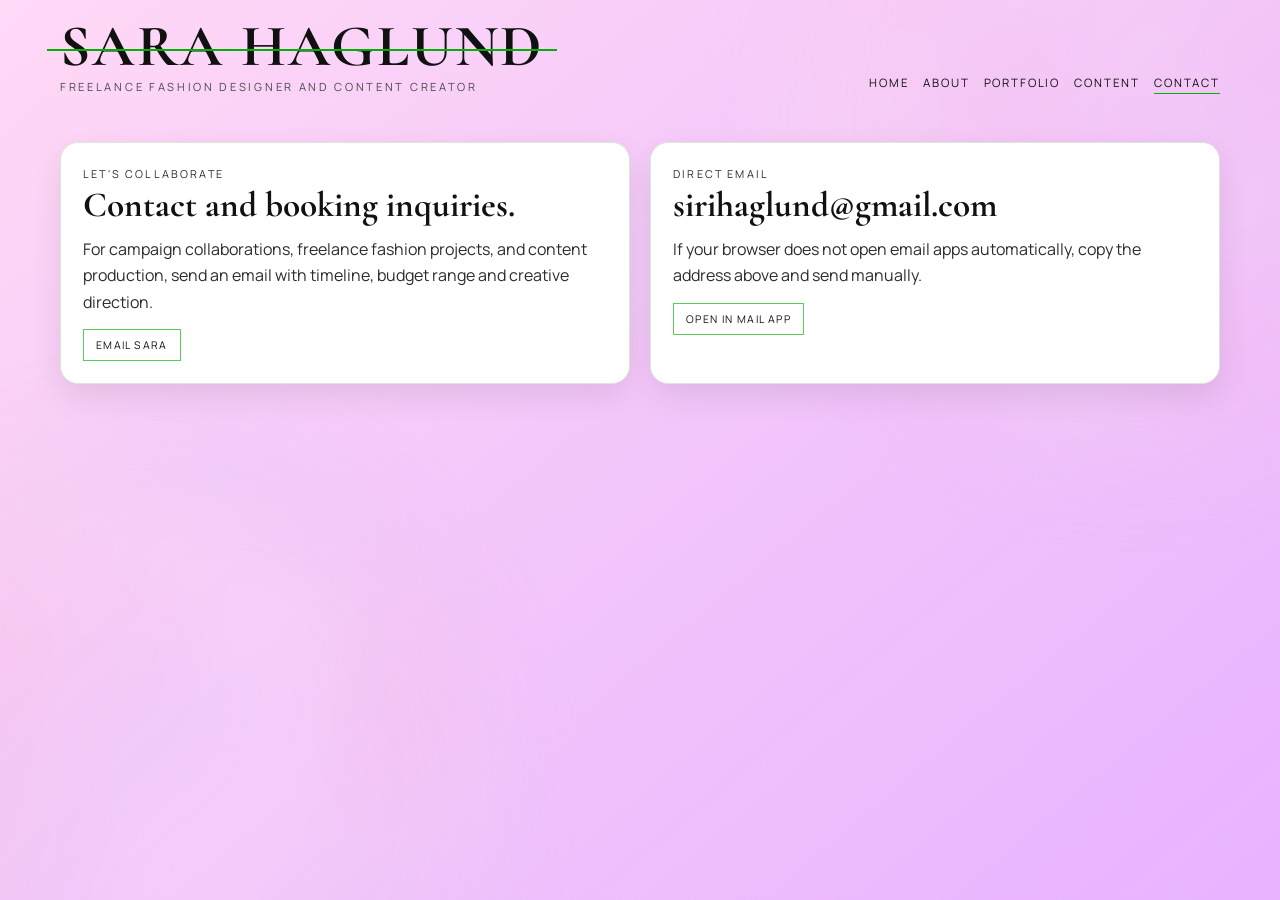
<file: contact.html>
<!DOCTYPE html>
<html lang="en">
<head>
<meta charset="UTF-8">
<meta name="viewport" content="width=device-width, initial-scale=1.0">
<title>Sara Haglund | Contact</title>
<link rel="stylesheet" href="styles.css">
</head>
<body>
<div class="bg-deco-wrap" aria-hidden="true">
  <img class="bg-deco-img bg-deco-tr" src="media/images/pink-chess.jpg" alt="">
  <img class="bg-deco-img bg-deco-bl" src="media/images/pink-blue-mermor.avif" alt="">
</div>
  <div class="header-inner">
    <div>
      <h1 class="brand-title"><a class="brand-link" href="index.html">Sara Haglund</a></h1>
      <p class="brand-subtitle">Freelance Fashion Designer and Content Creator</p>
    </div>
    <nav class="site-nav" aria-label="Primary navigation">
      <a href="index.html">Home</a>
      <a href="about.html">About</a>
      <a href="portfolio.html">Portfolio</a>
      <a href="content.html">Content</a>
      <a class="active" href="contact.html">Contact</a>
    </nav>
  </div>
</header>

<main class="page-shell">
  <section class="two-col reveal">
    <article class="panel">
      <p class="kicker">Let's Collaborate</p>
      <h2>Contact and booking inquiries.</h2>
      <p>For campaign collaborations, freelance fashion projects, and content production, send an email with timeline, budget range and creative direction.</p>
      <a class="feature-link" href="mailto:sirihaglund@gmail.com">Email Sara</a>
    </article>

    <article class="panel">
      <p class="kicker">Direct Email</p>
      <h3>sirihaglund@gmail.com</h3>
      <p>If your browser does not open email apps automatically, copy the address above and send manually.</p>
      <a class="feature-link" href="mailto:sirihaglund@gmail.com?subject=Collaboration%20Inquiry">Open in Mail App</a>
    </article>
  </section>
</main>

<script src="site.js"></script>
</body>
</html>
</file>
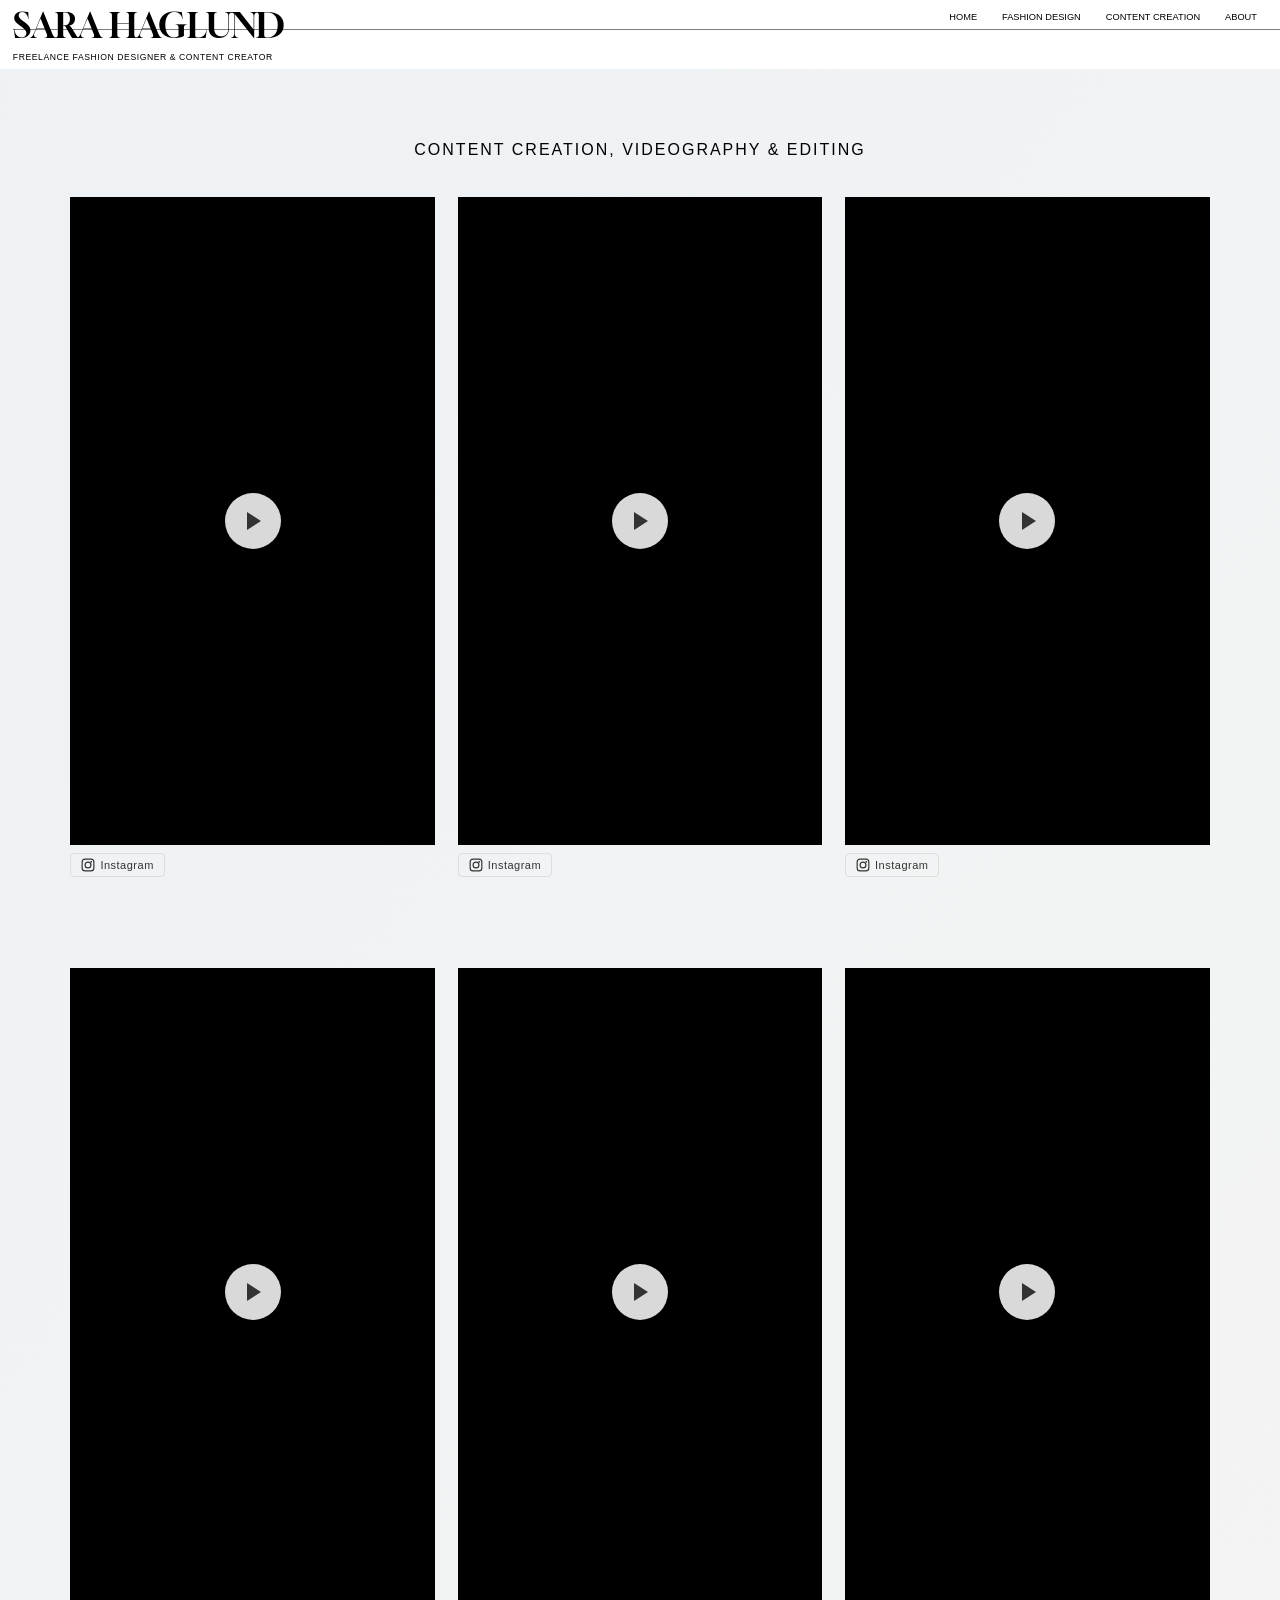
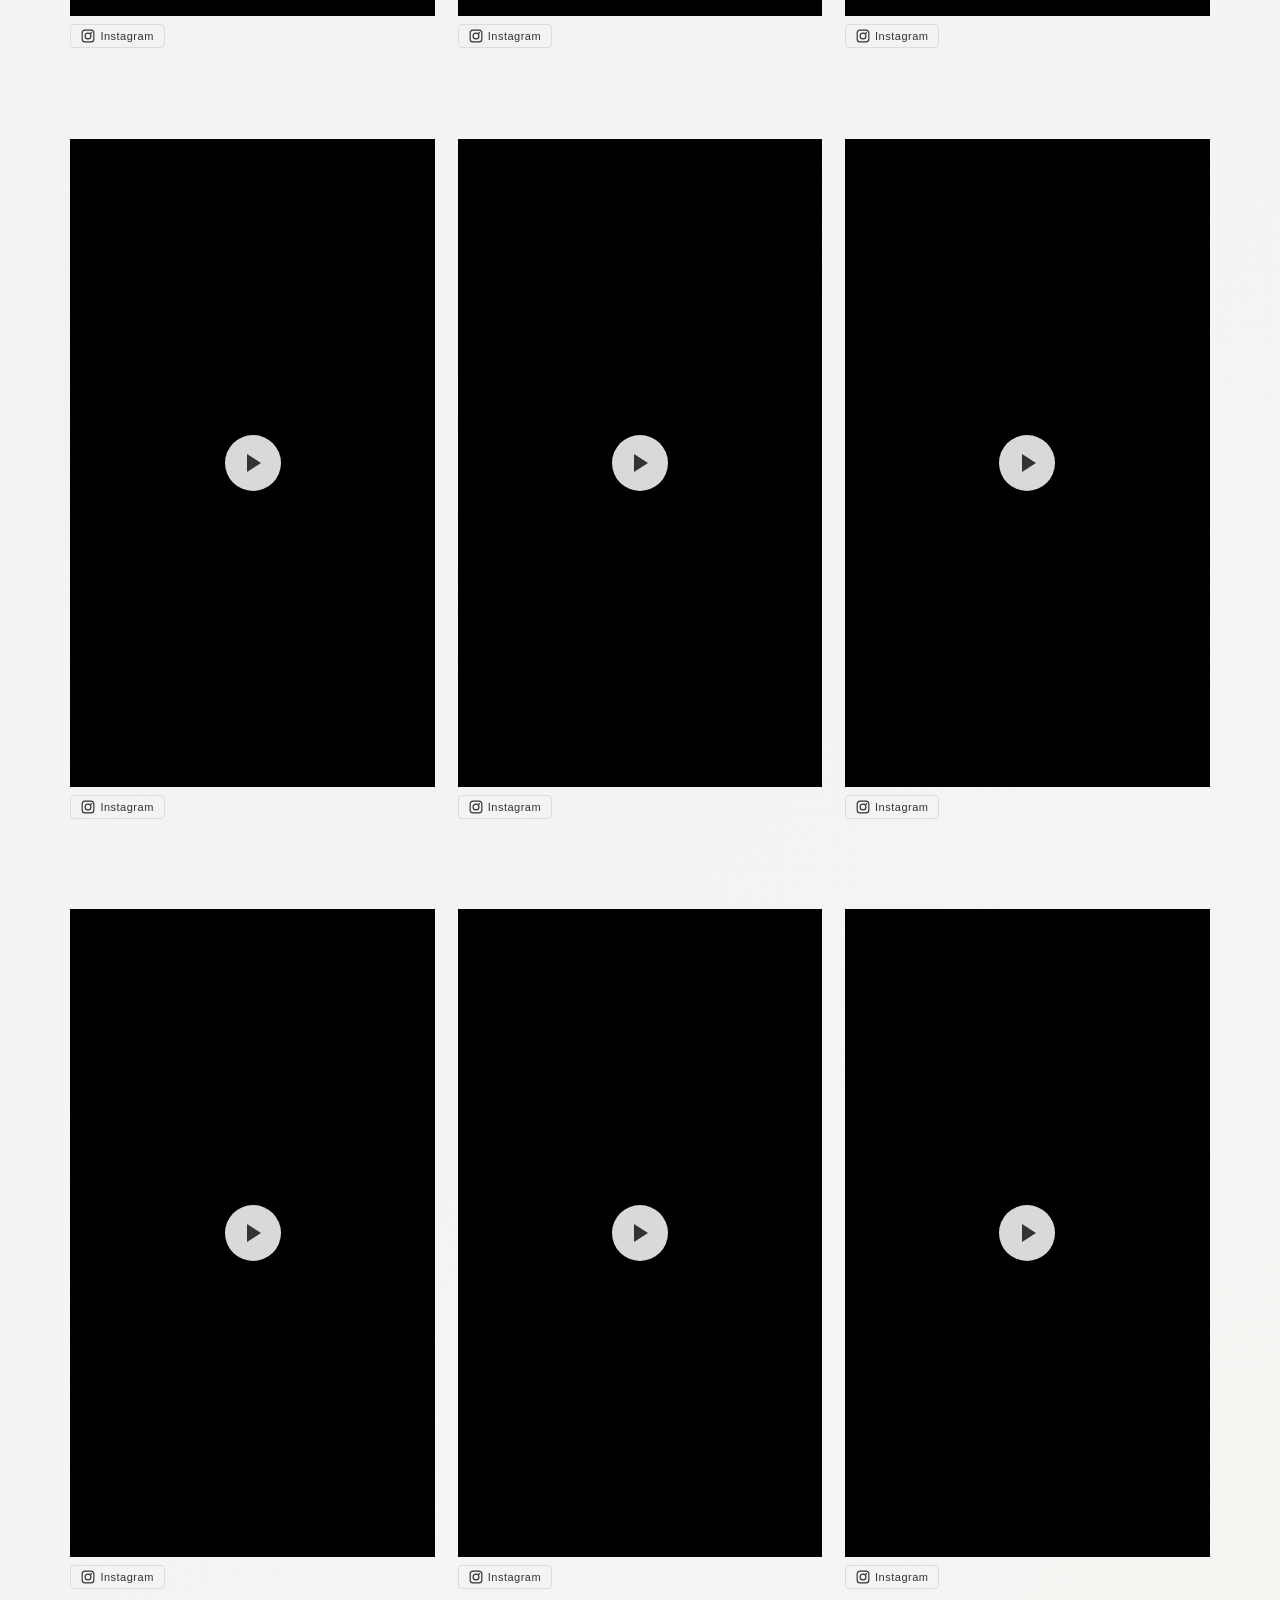
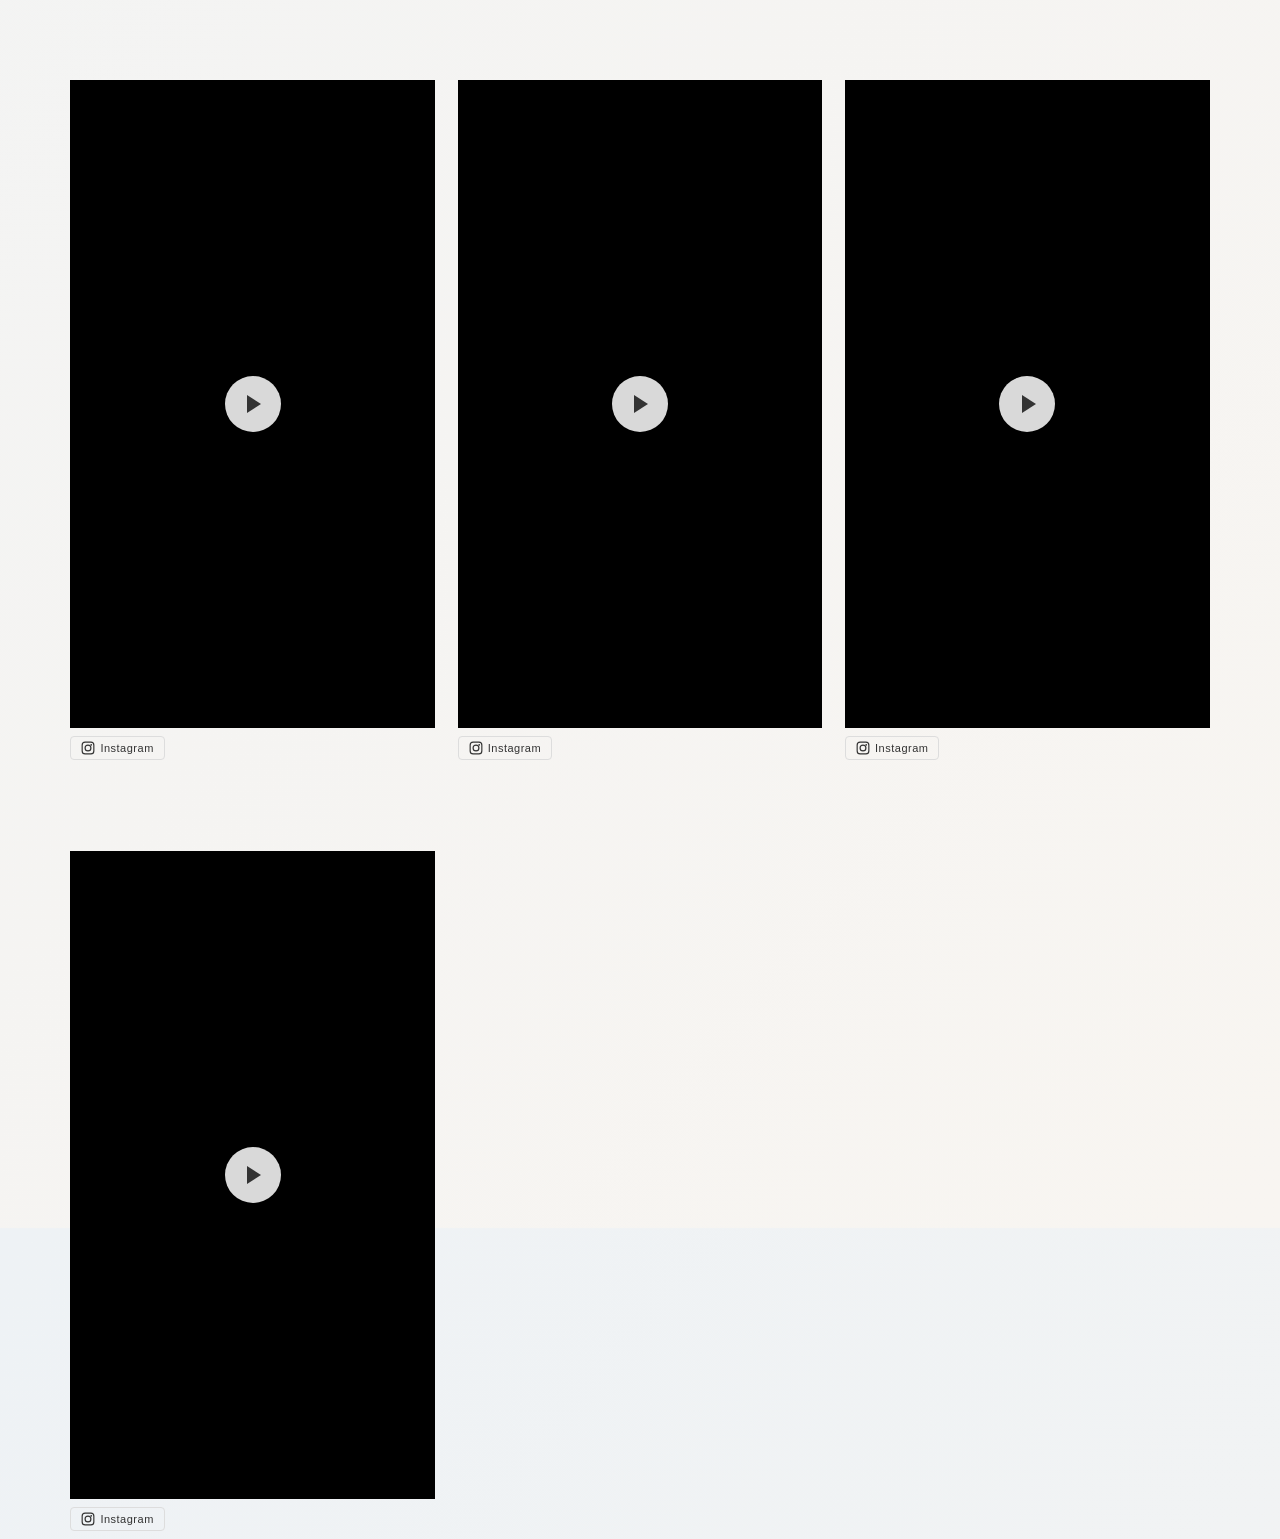
<file: content.html>
<!DOCTYPE html>
<html lang="en">
<head>
<meta charset="UTF-8">
<meta name="viewport" content="width=device-width, initial-scale=1.0">
<title>Content</title>

<link href="https://fonts.googleapis.com/css2?family=Gloock&display=swap" rel="stylesheet">
<link rel="stylesheet" href="style.css">

<style>
/* PAGE-SPECIFIC: Content */
h1 {
  text-align: center;
  margin: 5% 0 3%;
  font-size: 16px;
  letter-spacing: 2px;
  font-weight: 500;
}

.grid {
  width: min(95vw, 1400px);
  margin: 0 auto;
  display: grid;
  grid-template-columns: repeat(3, 1fr);
  gap: 2%;
  padding: 0 3% 8%;
  justify-items: center;
  box-sizing: border-box;
}

.video-card {
  width: 100%;
}

.video-wrapper {
  position: relative;
  width: 100%;
  aspect-ratio: 9 / 16;
  overflow: hidden;
  background: #000;
  cursor: pointer;
}

.video-wrapper video {
  width: 100%;
  height: 100%;
  object-fit: cover;
  display: block;
}

.play-btn {
  position: absolute;
  top: 50%;
  left: 50%;
  transform: translate(-50%, -50%);
  background: rgba(255, 255, 255, 0.85);
  border: none;
  border-radius: 50%;
  width: 56px;
  height: 56px;
  display: flex;
  align-items: center;
  justify-content: center;
  cursor: pointer;
  transition: opacity 0.3s, transform 0.2s;
  z-index: 2;
}

.play-btn:hover {
  transform: translate(-50%, -50%) scale(1.1);
}

.play-btn svg {
  width: 24px;
  height: 24px;
  margin-left: 3px;
}

.video-wrapper.playing .play-btn {
  opacity: 0;
  pointer-events: none;
}

.video-wrapper.playing:hover .play-btn {
  opacity: 0.7;
  pointer-events: auto;
}

.video-links {
  display: flex;
  gap: 10px;
  padding: 8px 0;
  flex-wrap: wrap;
}

.video-links a {
  display: inline-flex;
  align-items: center;
  gap: 5px;
  font-size: 11px;
  letter-spacing: 0.5px;
  text-decoration: none;
  color: #333;
  padding: 4px 10px;
  border: 1px solid #ddd;
  border-radius: 4px;
  transition: border-color 0.2s, color 0.2s;
}

.video-links a:hover {
  border-color: #333;
  color: #000;
}

.video-links a svg {
  width: 14px;
  height: 14px;
}

@media (max-width: 900px) {
  .grid {
    grid-template-columns: repeat(3, 1fr);
    gap: 2%;
    padding: 0 2% 6%;
  }

  h1 {
    margin: 4% 0 2%;
    font-size: 14px;
  }

  .play-btn {
    width: 44px;
    height: 44px;
  }

  .play-btn svg {
    width: 20px;
    height: 20px;
  }
}

@media (max-width: 600px) {
  .grid {
    grid-template-columns: repeat(2, 1fr);
    gap: clamp(0.5rem, 2vw, 1rem);
    padding: clamp(1rem, 3vw, 1.5rem) clamp(0.75rem, 3vw, 1rem) clamp(1.5rem, 4vw, 2rem);
  }

  .video-card {
    width: 100% !important;
    max-width: 100% !important;
  }

  .play-btn {
    width: 40px;
    height: 40px;
  }

  .play-btn svg {
    width: 18px;
    height: 18px;
  }

  .video-links a {
    font-size: 10px;
    padding: 3px 8px;
  }
}
</style>
</head>

<body>

<div class="header">
  <div class="header-top">
    <div>
      <div class="logo"><a href="index.html">SARA HAGLUND</a></div>
      <div class="subtext">FREELANCE FASHION DESIGNER & CONTENT CREATOR</div>
    </div>
    <div class="nav">
      <a href="index.html">HOME</a>
      <a href="portfolio.html">FASHION DESIGN</a>
      <a href="content.html">CONTENT CREATION</a>
      <a href="about.html">ABOUT</a>
    </div>
  </div>
</div>

<h1>CONTENT CREATION, VIDEOGRAPHY & EDITING</h1>

<div class="grid">

  <div class="video-card">
    <div class="video-wrapper">
      <video src="https://res.cloudinary.com/dbkxtw3hq/video/upload/v1778842133/When_you_remember_that_dancers_also_need_strength_training_enoughheadquarters_Dancehall_Dance_cz7tg3.mp4" poster="https://res.cloudinary.com/dbkxtw3hq/video/upload/so_0/v1778842133/When_you_remember_that_dancers_also_need_strength_training_enoughheadquarters_Dancehall_Dance_cz7tg3.jpg" preload="metadata" playsinline></video>
      <button class="play-btn" aria-label="Play video">
        <svg viewBox="0 0 24 24" fill="#333"><polygon points="5,3 19,12 5,21"/></svg>
      </button>
    </div>
    <div class="video-links">
      <a href="https://www.instagram.com/reel/DU-mXcbgiEa/" target="_blank" rel="noopener">
        <svg viewBox="0 0 24 24" fill="none" stroke="currentColor" stroke-width="2"><rect x="2" y="2" width="20" height="20" rx="5"/><circle cx="12" cy="12" r="5"/><circle cx="17.5" cy="6.5" r="1.5" fill="currentColor" stroke="none"/></svg>
        Instagram
      </a>
    </div>
  </div>

  <div class="video-card">
    <div class="video-wrapper">
      <video src="https://res.cloudinary.com/dbkxtw3hq/video/upload/v1778841395/330AE725-FF03-498B-8076-3461A6B8441C_l9t0yv.mp4" poster="https://res.cloudinary.com/dbkxtw3hq/video/upload/so_0/v1778841395/330AE725-FF03-498B-8076-3461A6B8441C_l9t0yv.jpg" preload="metadata" playsinline></video>
      <button class="play-btn" aria-label="Play video">
        <svg viewBox="0 0 24 24" fill="#333"><polygon points="5,3 19,12 5,21"/></svg>
      </button>
    </div>
    <div class="video-links">
      <a href="https://www.instagram.com/reels/DV59T35AoQ1/" target="_blank" rel="noopener">
        <svg viewBox="0 0 24 24" fill="none" stroke="currentColor" stroke-width="2"><rect x="2" y="2" width="20" height="20" rx="5"/><circle cx="12" cy="12" r="5"/><circle cx="17.5" cy="6.5" r="1.5" fill="currentColor" stroke="none"/></svg>
        Instagram
      </a>
    </div>
  </div>

  <div class="video-card">
    <div class="video-wrapper">
      <video src="https://res.cloudinary.com/dbkxtw3hq/video/upload/v1778840803/75366F2F-1B68-4C91-BB94-AB62F13D4B6D_copy_czvmkn.mp4" poster="https://res.cloudinary.com/dbkxtw3hq/video/upload/so_0/v1778840803/75366F2F-1B68-4C91-BB94-AB62F13D4B6D_copy_czvmkn.jpg" preload="metadata" playsinline></video>
      <button class="play-btn" aria-label="Play video">
        <svg viewBox="0 0 24 24" fill="#333"><polygon points="5,3 19,12 5,21"/></svg>
      </button>
    </div>
    <div class="video-links">
      <a href="https://www.instagram.com/reel/DWT3a95AvhB/" target="_blank" rel="noopener">
        <svg viewBox="0 0 24 24" fill="none" stroke="currentColor" stroke-width="2"><rect x="2" y="2" width="20" height="20" rx="5"/><circle cx="12" cy="12" r="5"/><circle cx="17.5" cy="6.5" r="1.5" fill="currentColor" stroke="none"/></svg>
        Instagram
      </a>
    </div>
  </div>

  <div class="video-card">
    <div class="video-wrapper">
      <video src="https://res.cloudinary.com/dbkxtw3hq/video/upload/v1778841716/Be_careful_it_s_addictive_Drop_in_half_price_March_16-22_1Up_by_activeimmortals_officialp_h4ouxz.mp4" poster="https://res.cloudinary.com/dbkxtw3hq/video/upload/so_0/v1778841716/Be_careful_it_s_addictive_Drop_in_half_price_March_16-22_1Up_by_activeimmortals_officialp_h4ouxz.jpg" preload="metadata" playsinline></video>
      <button class="play-btn" aria-label="Play video">
        <svg viewBox="0 0 24 24" fill="#333"><polygon points="5,3 19,12 5,21"/></svg>
      </button>
    </div>
    <div class="video-links">
      <a href="https://www.instagram.com/reels/DVvhEPsAnkJ/" target="_blank" rel="noopener">
        <svg viewBox="0 0 24 24" fill="none" stroke="currentColor" stroke-width="2"><rect x="2" y="2" width="20" height="20" rx="5"/><circle cx="12" cy="12" r="5"/><circle cx="17.5" cy="6.5" r="1.5" fill="currentColor" stroke="none"/></svg>
        Instagram
      </a>
    </div>
  </div>

  <div class="video-card">
    <div class="video-wrapper">
      <video src="https://res.cloudinary.com/dbkxtw3hq/video/upload/v1778840669/6BD377C2-AEF0-46C2-ACE8-81934B7BFAFB_km4ida.mp4" poster="https://res.cloudinary.com/dbkxtw3hq/video/upload/so_0/v1778840669/6BD377C2-AEF0-46C2-ACE8-81934B7BFAFB_km4ida.jpg" preload="metadata" playsinline></video>
      <button class="play-btn" aria-label="Play video">
        <svg viewBox="0 0 24 24" fill="#333"><polygon points="5,3 19,12 5,21"/></svg>
      </button>
    </div>
    <div class="video-links">
      <a href="https://www.instagram.com/enoughheadquarters/reel/DXCCXMxgrCE/" target="_blank" rel="noopener">
        <svg viewBox="0 0 24 24" fill="none" stroke="currentColor" stroke-width="2"><rect x="2" y="2" width="20" height="20" rx="5"/><circle cx="12" cy="12" r="5"/><circle cx="17.5" cy="6.5" r="1.5" fill="currentColor" stroke="none"/></svg>
        Instagram
      </a>
    </div>
  </div>

  <div class="video-card">
    <div class="video-wrapper">
      <video src="https://res.cloudinary.com/dbkxtw3hq/video/upload/v1778840845/FAB2940A-86AB-4D9B-AF54-3D2D0F6B6C1C_t7g2bh.mp4" poster="https://res.cloudinary.com/dbkxtw3hq/video/upload/so_0/v1778840845/FAB2940A-86AB-4D9B-AF54-3D2D0F6B6C1C_t7g2bh.jpg" preload="metadata" playsinline></video>
      <button class="play-btn" aria-label="Play video">
        <svg viewBox="0 0 24 24" fill="#333"><polygon points="5,3 19,12 5,21"/></svg>
      </button>
    </div>
    <div class="video-links">
      <a href="https://www.instagram.com/reel/DVtZ_faAuz7/" target="_blank" rel="noopener">
        <svg viewBox="0 0 24 24" fill="none" stroke="currentColor" stroke-width="2"><rect x="2" y="2" width="20" height="20" rx="5"/><circle cx="12" cy="12" r="5"/><circle cx="17.5" cy="6.5" r="1.5" fill="currentColor" stroke="none"/></svg>
        Instagram
      </a>
    </div>
  </div>

  <div class="video-card">
    <div class="video-wrapper">
      <video src="https://res.cloudinary.com/dbkxtw3hq/video/upload/v1778840704/40F0CB00-9100-49B1-957F-E0CC103EA380_pj5h1u.mp4" poster="https://res.cloudinary.com/dbkxtw3hq/video/upload/so_0/v1778840704/40F0CB00-9100-49B1-957F-E0CC103EA380_pj5h1u.jpg" preload="metadata" playsinline></video>
      <button class="play-btn" aria-label="Play video">
        <svg viewBox="0 0 24 24" fill="#333"><polygon points="5,3 19,12 5,21"/></svg>
      </button>
    </div>
    <div class="video-links">
      <a href="https://www.instagram.com/p/DYPUBr0NyiJ/" target="_blank" rel="noopener">
        <svg viewBox="0 0 24 24" fill="none" stroke="currentColor" stroke-width="2"><rect x="2" y="2" width="20" height="20" rx="5"/><circle cx="12" cy="12" r="5"/><circle cx="17.5" cy="6.5" r="1.5" fill="currentColor" stroke="none"/></svg>
        Instagram
      </a>
    </div>
  </div>

  <div class="video-card">
    <div class="video-wrapper">
      <video src="https://res.cloudinary.com/dbkxtw3hq/video/upload/v1778841157/F4099650-F79B-4F03-B212-CE2250F6842C_lem8bq.mp4" poster="https://res.cloudinary.com/dbkxtw3hq/video/upload/so_0/v1778841157/F4099650-F79B-4F03-B212-CE2250F6842C_lem8bq.jpg" preload="metadata" playsinline></video>
      <button class="play-btn" aria-label="Play video">
        <svg viewBox="0 0 24 24" fill="#333"><polygon points="5,3 19,12 5,21"/></svg>
      </button>
    </div>
    <div class="video-links">
      <a href="https://www.instagram.com/reel/DWongMPgskF/" target="_blank" rel="noopener">
        <svg viewBox="0 0 24 24" fill="none" stroke="currentColor" stroke-width="2"><rect x="2" y="2" width="20" height="20" rx="5"/><circle cx="12" cy="12" r="5"/><circle cx="17.5" cy="6.5" r="1.5" fill="currentColor" stroke="none"/></svg>
        Instagram
      </a>
    </div>
  </div>

  <div class="video-card">
    <div class="video-wrapper">
      <video src="https://res.cloudinary.com/dbkxtw3hq/video/upload/v1778840761/415B8FF6-5246-4D71-9DEC-D8787F4DB2C2_ynokic.mp4" poster="https://res.cloudinary.com/dbkxtw3hq/video/upload/so_0/v1778840761/415B8FF6-5246-4D71-9DEC-D8787F4DB2C2_ynokic.jpg" preload="metadata" playsinline></video>
      <button class="play-btn" aria-label="Play video">
        <svg viewBox="0 0 24 24" fill="#333"><polygon points="5,3 19,12 5,21"/></svg>
      </button>
    </div>
    <div class="video-links">
      <a href="https://www.instagram.com/reel/DUn70oFAkua/" target="_blank" rel="noopener">
        <svg viewBox="0 0 24 24" fill="none" stroke="currentColor" stroke-width="2"><rect x="2" y="2" width="20" height="20" rx="5"/><circle cx="12" cy="12" r="5"/><circle cx="17.5" cy="6.5" r="1.5" fill="currentColor" stroke="none"/></svg>
        Instagram
      </a>
    </div>
  </div>

  <div class="video-card">
    <div class="video-wrapper">
      <video src="https://res.cloudinary.com/dbkxtw3hq/video/upload/v1778840778/7041FA45-BD42-4E2F-97EE-9850B3694792_awzvdh.mp4" poster="https://res.cloudinary.com/dbkxtw3hq/video/upload/so_0/v1778840778/7041FA45-BD42-4E2F-97EE-9850B3694792_awzvdh.jpg" preload="metadata" playsinline></video>
      <button class="play-btn" aria-label="Play video">
        <svg viewBox="0 0 24 24" fill="#333"><polygon points="5,3 19,12 5,21"/></svg>
      </button>
    </div>
    <div class="video-links">
      <a href="https://www.instagram.com/enoughheadquarters/reel/DVVwkT7Amf2/" target="_blank" rel="noopener">
        <svg viewBox="0 0 24 24" fill="none" stroke="currentColor" stroke-width="2"><rect x="2" y="2" width="20" height="20" rx="5"/><circle cx="12" cy="12" r="5"/><circle cx="17.5" cy="6.5" r="1.5" fill="currentColor" stroke="none"/></svg>
        Instagram
      </a>
    </div>
  </div>

  <div class="video-card">
    <div class="video-wrapper">
      <video src="https://res.cloudinary.com/dbkxtw3hq/video/upload/v1778840824/C538ED19-B8FE-46E6-BDC6-C7CE645D6DEE_fon7qo.mp4" poster="https://res.cloudinary.com/dbkxtw3hq/video/upload/so_0/v1778840824/C538ED19-B8FE-46E6-BDC6-C7CE645D6DEE_fon7qo.jpg" preload="metadata" playsinline></video>
      <button class="play-btn" aria-label="Play video">
        <svg viewBox="0 0 24 24" fill="#333"><polygon points="5,3 19,12 5,21"/></svg>
      </button>
    </div>
    <div class="video-links">
      <a href="https://www.instagram.com/p/DYMceAgKzSt/" target="_blank" rel="noopener">
        <svg viewBox="0 0 24 24" fill="none" stroke="currentColor" stroke-width="2"><rect x="2" y="2" width="20" height="20" rx="5"/><circle cx="12" cy="12" r="5"/><circle cx="17.5" cy="6.5" r="1.5" fill="currentColor" stroke="none"/></svg>
        Instagram
      </a>
    </div>
  </div>

  <div class="video-card">
    <div class="video-wrapper">
      <video src="https://res.cloudinary.com/dbkxtw3hq/video/upload/v1778841200/10376A48-8E4F-4474-828C-DA48B10A67FE_f9uz06.mp4" poster="https://res.cloudinary.com/dbkxtw3hq/video/upload/so_0/v1778841200/10376A48-8E4F-4474-828C-DA48B10A67FE_f9uz06.jpg" preload="metadata" playsinline></video>
      <button class="play-btn" aria-label="Play video">
        <svg viewBox="0 0 24 24" fill="#333"><polygon points="5,3 19,12 5,21"/></svg>
      </button>
    </div>
    <div class="video-links">
      <a href="https://www.instagram.com/p/DVLx_iJggdb/" target="_blank" rel="noopener">
        <svg viewBox="0 0 24 24" fill="none" stroke="currentColor" stroke-width="2"><rect x="2" y="2" width="20" height="20" rx="5"/><circle cx="12" cy="12" r="5"/><circle cx="17.5" cy="6.5" r="1.5" fill="currentColor" stroke="none"/></svg>
        Instagram
      </a>
    </div>
  </div>

  <div class="video-card">
    <div class="video-wrapper">
      <video src="https://res.cloudinary.com/dbkxtw3hq/video/upload/v1778841955/Extreme_vibes_theextremepushazofficial_brought_their_pure_energy_explosiveness_to_our_final_jgwrh8.mp4" poster="https://res.cloudinary.com/dbkxtw3hq/video/upload/so_0/v1778841955/Extreme_vibes_theextremepushazofficial_brought_their_pure_energy_explosiveness_to_our_final_jgwrh8.jpg" preload="metadata" playsinline></video>
      <button class="play-btn" aria-label="Play video">
        <svg viewBox="0 0 24 24" fill="#333"><polygon points="5,3 19,12 5,21"/></svg>
      </button>
    </div>
    <div class="video-links">
      <a href="https://www.instagram.com/reels/DRw-vBfAr3W/" target="_blank" rel="noopener">
        <svg viewBox="0 0 24 24" fill="none" stroke="currentColor" stroke-width="2"><rect x="2" y="2" width="20" height="20" rx="5"/><circle cx="12" cy="12" r="5"/><circle cx="17.5" cy="6.5" r="1.5" fill="currentColor" stroke="none"/></svg>
        Instagram
      </a>
    </div>
  </div>

  <div class="video-card">
    <div class="video-wrapper">
      <video src="https://res.cloudinary.com/dbkxtw3hq/video/upload/v1778842713/This_is_the_vibe_at_Bubbles_Wine_Open_level_dance_class_with_feel_good_vibes_Come_dance_h6mdb2.mp4" poster="https://res.cloudinary.com/dbkxtw3hq/video/upload/so_0/v1778842713/This_is_the_vibe_at_Bubbles_Wine_Open_level_dance_class_with_feel_good_vibes_Come_dance_h6mdb2.jpg" preload="metadata" playsinline></video>
      <button class="play-btn" aria-label="Play video">
        <svg viewBox="0 0 24 24" fill="#333"><polygon points="5,3 19,12 5,21"/></svg>
      </button>
    </div>
    <div class="video-links">
      <a href="https://www.instagram.com/reel/DWZEg6dgv1l/" target="_blank" rel="noopener">
        <svg viewBox="0 0 24 24" fill="none" stroke="currentColor" stroke-width="2"><rect x="2" y="2" width="20" height="20" rx="5"/><circle cx="12" cy="12" r="5"/><circle cx="17.5" cy="6.5" r="1.5" fill="currentColor" stroke="none"/></svg>
        Instagram
      </a>
    </div>
  </div>

  <div class="video-card">
    <div class="video-wrapper">
      <video src="https://res.cloudinary.com/dbkxtw3hq/video/upload/v1778842386/76925654-5161-4599-8AB1-1C449B3C2501_kuxnsw.mp4" poster="https://res.cloudinary.com/dbkxtw3hq/video/upload/so_0/v1778842386/76925654-5161-4599-8AB1-1C449B3C2501_kuxnsw.jpg" preload="metadata" playsinline></video>
      <button class="play-btn" aria-label="Play video">
        <svg viewBox="0 0 24 24" fill="#333"><polygon points="5,3 19,12 5,21"/></svg>
      </button>
    </div>
    <div class="video-links">
      <a href="https://www.instagram.com/enoughheadquarters/reel/DWYuLfpgp3l/" target="_blank" rel="noopener">
        <svg viewBox="0 0 24 24" fill="none" stroke="currentColor" stroke-width="2"><rect x="2" y="2" width="20" height="20" rx="5"/><circle cx="12" cy="12" r="5"/><circle cx="17.5" cy="6.5" r="1.5" fill="currentColor" stroke="none"/></svg>
        Instagram
      </a>
    </div>
  </div>

  <div class="video-card">
    <div class="video-wrapper">
      <video src="https://res.cloudinary.com/dbkxtw3hq/video/upload/v1778843807/wazzilinda_m0hurv.mp4" poster="https://res.cloudinary.com/dbkxtw3hq/video/upload/so_0/v1778843807/wazzilinda_m0hurv.jpg" preload="metadata" playsinline></video>
      <button class="play-btn" aria-label="Play video">
        <svg viewBox="0 0 24 24" fill="#333"><polygon points="5,3 19,12 5,21"/></svg>
      </button>
    </div>
    <div class="video-links">
      <a href="https://www.instagram.com/reel/DXWaL8lAvSW/" target="_blank" rel="noopener">
        <svg viewBox="0 0 24 24" fill="none" stroke="currentColor" stroke-width="2"><rect x="2" y="2" width="20" height="20" rx="5"/><circle cx="12" cy="12" r="5"/><circle cx="17.5" cy="6.5" r="1.5" fill="currentColor" stroke="none"/></svg>
        Instagram
      </a>
    </div>
  </div>

</div>

<script>
document.querySelectorAll('.video-wrapper').forEach(wrapper => {
  const video = wrapper.querySelector('video');
  const btn = wrapper.querySelector('.play-btn');

  wrapper.addEventListener('click', () => {
    if (video.paused) {
      // Pause all other videos first
      document.querySelectorAll('.video-wrapper video').forEach(v => {
        if (v !== video && !v.paused) {
          v.pause();
          v.closest('.video-wrapper').classList.remove('playing');
        }
      });
      video.play();
      wrapper.classList.add('playing');
    } else {
      video.pause();
      wrapper.classList.remove('playing');
    }
  });

  video.addEventListener('ended', () => {
    wrapper.classList.remove('playing');
  });
});
</script>

</body>
</html>
</file>
<file: styles.css>
@import url('https://fonts.googleapis.com/css2?family=Cormorant+Garamond:wght@500;600;700&family=Manrope:wght@400;500;600&display=swap');

:root {
  --paper: #ffffff;
  --paper-deep: #f8fff8;
  --ink: #111111;
  --ink-soft: #4b4b4b;
  --rose: #e16ddb;
  --rose-soft: #f9dcf7;
  --sage: #00b000;
  --sage-soft: #ddf8dd;
  --line: #d9e7d9;
  --panel: #ffffff;
  --shadow: 0 12px 32px rgba(0, 0, 0, 0.09);
}

* {
  box-sizing: border-box;
}

html,
body {
  margin: 0;
  padding: 0;
}

body {
  font-family: 'Manrope', sans-serif;
  color: var(--ink);
  background: linear-gradient(140deg, #ffd9f6 0%, #e7b3ff 100%);
  min-height: 100vh;
}

/* DECORATIVE BACKGROUND IMAGES — permanent design layer */
.bg-deco-wrap {
  position: fixed;
  inset: 0;
  z-index: 0;
  pointer-events: none;
  overflow: hidden;
}

.bg-deco-img {
  position: absolute;
  width: 60vw;
  max-width: 700px;
  height: 60vw;
  max-height: 700px;
  object-fit: cover;
  border-radius: 50%;
  filter: blur(48px) saturate(1.3);
  opacity: 0.13;
}

.bg-deco-tr {
  top: -18vw;
  right: -16vw;
}

.bg-deco-bl {
  bottom: -18vw;
  left: -16vw;
}

a {
  color: inherit;
}

.site-header {
  position: sticky;
  top: 0;
  z-index: 60;
  border-bottom: 1px solid var(--line);
  background: rgba(255, 240, 254, 0.94);
  backdrop-filter: blur(8px);
}

.header-inner {
  position: relative;
  z-index: 2;
  width: min(1160px, 92vw);
  margin: 0 auto;
  padding: 20px 0 14px;
  display: flex;
  justify-content: space-between;
  align-items: end;
  gap: 20px;
}

.brand-title {
  position: relative;
  margin: 0;
  font-family: 'Cormorant Garamond', serif;
  font-size: clamp(2rem, 4.6vw, 4.2rem);
  letter-spacing: 0.04em;
  line-height: 0.9;
  text-transform: uppercase;
}

.brand-link {
  text-decoration: none;
  color: inherit;
}

.brand-title::after {
  content: '';
  position: absolute;
  left: -1vw;
  right: -1vw;
  top: 54%;
  height: 2px;
  background: #00b000;
  pointer-events: none;
}

.brand-subtitle {
  margin: 6px 0 0;
  font-size: 0.7rem;
  letter-spacing: 0.24em;
  text-transform: uppercase;
  color: var(--ink-soft);
}

.site-nav {
  position: relative;
  z-index: 5;
  display: flex;
  flex-wrap: wrap;
  justify-content: end;
  gap: 14px;
}

.site-nav a {
  position: relative;
  z-index: 6;
  pointer-events: auto;
  text-decoration: none;
  font-size: 0.72rem;
  letter-spacing: 0.16em;
  text-transform: uppercase;
  padding-bottom: 3px;
  border-bottom: 1px solid transparent;
  transition: border-color 0.25s ease, color 0.25s ease;
}

.site-nav a:hover,
.site-nav a.active {
  border-color: var(--sage);
  color: #111111;
}

.page-shell {
  position: relative;
  z-index: 1;
  width: min(1160px, 92vw);
  margin: 0 auto;
  padding: 34px 0 72px;
}

.page-intro {
  display: grid;
  gap: 20px;
  margin-bottom: 34px;
}

.kicker {
  margin: 0;
  text-transform: uppercase;
  font-size: 0.68rem;
  letter-spacing: 0.2em;
  color: var(--ink-soft);
}

.headline {
  margin: 0;
  font-family: 'Cormorant Garamond', serif;
  font-size: clamp(2rem, 5vw, 4rem);
  line-height: 0.95;
  max-width: 15ch;
  text-wrap: balance;
}

.lead {
  margin: 0;
  max-width: 62ch;
  color: #272727;
  line-height: 1.7;
}

.hero-layout {
  display: grid;
  grid-template-columns: 1.1fr 0.9fr;
  gap: 24px;
  align-items: center;
  margin-bottom: 42px;
}

.panel {
  border: 1px solid var(--line);
  background: #ffffff;
  border-radius: 18px;
  box-shadow: var(--shadow);
  padding: 22px;
}

.panel h2,
.panel h3 {
  margin: 0 0 10px;
  font-family: 'Cormorant Garamond', serif;
  font-size: clamp(1.5rem, 2.8vw, 2.2rem);
}

.panel p {
  margin: 0;
  color: #2c2c2c;
  line-height: 1.65;
}

.media-grid {
  display: grid;
  grid-template-columns: repeat(12, 1fr);
  gap: 18px;
}

.media-card {
  grid-column: span 4;
  border: 1px solid var(--line);
  border-radius: 16px;
  overflow: hidden;
  background: var(--panel);
  box-shadow: var(--shadow);
  transition: transform 0.28s ease, box-shadow 0.28s ease;
}

.media-card:hover {
  transform: translateY(-5px);
  box-shadow: 0 20px 36px rgba(0, 0, 0, 0.14);
}

.media-frame {
  position: relative;
  aspect-ratio: 3 / 4;
  overflow: hidden;
  background: #f7fdf7;
}

.media-frame.wide {
  aspect-ratio: 16 / 9;
}

.media-frame video,
.media-frame img {
  width: 100%;
  height: 100%;
  object-fit: cover;
  display: block;
}

.media-frame.is-missing {
  background:
    repeating-linear-gradient(-45deg, rgba(225, 109, 219, 0.18), rgba(225, 109, 219, 0.18) 12px, rgba(255,255,255, 0.5) 12px, rgba(255,255,255, 0.5) 24px),
    #fcfcfc;
}

.media-frame.is-missing::after {
  content: 'Add media file';
  position: absolute;
  left: 50%;
  top: 50%;
  transform: translate(-50%, -50%);
  border: 1px solid rgba(0, 176, 0, 0.36);
  background: rgba(255, 255, 255, 0.85);
  color: #2e2e2e;
  padding: 8px 12px;
  font-size: 0.66rem;
  letter-spacing: 0.14em;
  text-transform: uppercase;
}

.media-info {
  padding: 12px 14px 16px;
}

.media-title {
  margin: 0;
  font-family: 'Cormorant Garamond', serif;
  font-size: 1.2rem;
  letter-spacing: 0.04em;
}

.media-meta {
  margin: 6px 0 0;
  text-transform: uppercase;
  letter-spacing: 0.14em;
  font-size: 0.62rem;
  color: var(--ink-soft);
}

.feature-link {
  display: inline-block;
  margin-top: 14px;
  text-decoration: none;
  text-transform: uppercase;
  letter-spacing: 0.13em;
  font-size: 0.66rem;
  border: 1px solid rgba(0, 176, 0, 0.65);
  padding: 8px 12px;
  transition: background-color 0.25s ease, border-color 0.25s ease;
}

.feature-link:hover {
  background: var(--rose-soft);
  border-color: var(--rose);
}

.two-col {
  display: grid;
  grid-template-columns: 1fr 1fr;
  gap: 20px;
}

.quote {
  margin: 16px 0 0;
  padding-left: 14px;
  border-left: 2px solid rgba(225, 109, 219, 0.75);
  color: #2a2a2a;
  font-style: italic;
}

.reveal {
  opacity: 0;
  transform: translateY(16px);
  transition: opacity 0.6s ease, transform 0.6s ease;
}

.reveal.visible {
  opacity: 1;
  transform: translateY(0);
}

.footer-note {
  margin: 28px 0 0;
  font-size: 0.72rem;
  text-transform: uppercase;
  letter-spacing: 0.14em;
  color: var(--ink-soft);
}

@media (max-width: 960px) {
  .hero-layout,
  .two-col {
    grid-template-columns: 1fr;
  }

  .media-card {
    grid-column: span 6;
  }
}

@media (max-width: 640px) {
  .header-inner {
    align-items: start;
    flex-direction: column;
  }

  .site-nav {
    justify-content: start;
  }

  .page-shell {
    padding-top: 24px;
  }

  .media-card {
    grid-column: span 12;
  }
}
</file>
<file: style.css>
/* ============================================
   SHARED DESIGN SYSTEM – Sara Haglund
   Cross-browser compatible (Chrome, Safari, Firefox, Edge)
   ============================================ */

/* ---- CSS RESET / NORMALIZE ---- */
*, *::before, *::after {
  box-sizing: border-box;
  -webkit-box-sizing: border-box;
  margin: 0;
  padding: 0;
}

html {
  -webkit-text-size-adjust: 100%;
  -ms-text-size-adjust: 100%;
  text-size-adjust: 100%;
}

img, video, iframe, embed, object {
  max-width: 100%;
  height: auto;
  display: block;
}

/* ---- CSS VARIABLES ---- */
:root {
  --bg-color: white;
  --text-color: black;
  --page-gutter-desktop: 0.5rem;
  --content-max-width: 78rem;
  --header-padding: clamp(0.8rem, 1.2vw, 1.2rem) var(--page-gutter-desktop) clamp(0.6rem, 1vw, 1rem);
  --logo-font-size: clamp(2rem, 3vw, 3rem);
  --subtext-font-size: clamp(0.5rem, 0.7vw, 0.75rem);
  --nav-font-size: clamp(0.65rem, 0.85vw, 0.9rem);
  --page-title-font-size: clamp(1rem, 1.2vw, 1.2rem);
  --body-padding-top: clamp(4.5rem, 6vw, 5rem);
}

/* ---- BASE ---- */
html {
  overflow-y: scroll;
}

body {
  font-family: Helvetica, Arial, sans-serif;
  margin: 0;
  background: linear-gradient(140deg, #f8f5f1 0%, #eef2f5 100%);
  background: -webkit-linear-gradient(140deg, #f8f5f1 0%, #eef2f5 100%);
  color: var(--text-color);
  padding-top: var(--body-padding-top);
  box-sizing: border-box;
  -webkit-box-sizing: border-box;
  -webkit-font-smoothing: antialiased;
  -moz-osx-font-smoothing: grayscale;
}

/* ---- HEADER ---- */
.header {
  position: fixed;
  top: 0;
  left: 0;
  right: 0;
  width: 100%;
  background: white;
  z-index: 1000;
  padding: var(--header-padding);
}

.header-top {
  display: -webkit-flex;
  display: flex;
  -webkit-justify-content: space-between;
  justify-content: space-between;
  -webkit-align-items: flex-start;
  align-items: flex-start;
  gap: clamp(0.5rem, 2vw, 1.5rem);
  width: 100%;
  max-width: 100%;
}

/* ---- LOGO ---- */
.logo {
  font-family: 'Gloock', serif;
  font-size: var(--logo-font-size);
  line-height: 0.9;
  position: relative;
  z-index: 2;
}

.logo a {
  color: inherit;
  text-decoration: none;
}

.logo a:visited {
  color: inherit;
}

.logo::after {
  content: "";
  position: absolute;
  left: 0;
  top: 0.55em;
  width: 100vw;
  height: 1px;
  background: black;
  opacity: 0.5;
  z-index: 1;
}

/* ---- SUBTEXT ---- */
.subtext {
  font-size: var(--subtext-font-size);
  margin-top: clamp(0.3rem, 0.8vw, 0.7rem);
  letter-spacing: 0.05em;
}

/* ---- NAV ---- */
.nav {
  position: relative;
  z-index: 4;
  background: white;
  padding: 0.2rem 0;
  display: -webkit-flex;
  display: flex;
  -webkit-flex-wrap: nowrap;
  flex-wrap: nowrap;
  -webkit-justify-content: flex-end;
  justify-content: flex-end;
  -webkit-align-items: flex-start;
  align-items: flex-start;
}

.nav a {
  margin-left: 0;
  text-decoration: none;
  color: black;
  font-size: var(--nav-font-size);
  white-space: nowrap;
  padding: 0 clamp(0.5rem, 0.8vw, 0.8rem);
}

.nav a:visited {
  color: black;
}

/* ---- GLOBAL LINK STYLES ---- */
a,
a:visited,
a:hover,
a:active {
  color: black;
}

/* ---- MOBILE: logo line edge-to-edge ---- */
@media (max-width: 600px) {
  .logo::after {
    left: -20px;
    width: calc(100vw + 40px);
  }
}

/* ---- HEADER STABILITY (tablet) ---- */
@media (max-width: 920px) {
  .header {
    padding: 1.6% 1rem 1.2%;
  }

  .header-top {
    flex-direction: column;
    align-items: flex-start;
    gap: 6px;
  }

  .nav {
    width: 100%;
    justify-content: flex-start;
    flex-wrap: wrap;
    gap: 8px 16px;
    padding-left: 0;
  }

  .nav a {
    margin-left: 0;
  }
}

/* ---- BODY PADDING ADJUSTMENTS ---- */
@media (max-width: 57.5em) {
  body {
    padding-top: 5.5rem;
  }
}

@media (max-width: 37.5em) {
  body {
    padding-top: 7.5rem;
  }

  .header-top {
    flex-direction: column;
    align-items: center;
    text-align: center;
  }

  .nav {
    width: 100%;
    max-width: 100%;
    justify-content: center;
    margin-top: 2%;
    padding-left: 0;
    gap: 2% 3%;
  }

  .nav a {
    margin-left: 0;
  }
}

/* ---- MOBILE MENU LOCK ---- */
@media (max-width: 37.5em) {
  .header-top {
    flex-direction: column !important;
    align-items: center !important;
    text-align: center !important;
    gap: 1% !important;
  }

  .header {
    padding: 12px 16px !important;
  }

  .logo {
    font-size: 34px !important;
  }

  .subtext {
    font-size: 10px !important;
    margin-top: 10px !important;
  }

  .nav {
    width: 100% !important;
    justify-content: center !important;
    align-items: center !important;
    flex-wrap: nowrap !important;
    margin-top: 2% !important;
    padding: 0 !important;
    gap: 1.8% !important;
    background: white;
  }

  .nav a,
  .nav a:visited,
  .nav a:hover,
  .nav a:active {
    margin-left: 0 !important;
    font-size: clamp(0.55rem, 2.1vw, 0.68rem) !important;
    white-space: nowrap !important;
    color: black !important;
    text-decoration: none !important;
  }
}

/* ---- DESKTOP MENU LOCK ---- */
@media (min-width: 57.5625em) {
  .header {
    padding: 0.8% 1% 0.6% !important;
  }

  .header-top {
    display: flex !important;
    flex-direction: row !important;
    justify-content: space-between !important;
    align-items: flex-start !important;
    gap: 0.8% !important;
    width: 100% !important;
    max-width: 100% !important;
  }

  .header-top > div:first-child {
    flex: 0 1 auto !important;
    min-width: 0 !important;
  }

  .logo {
    font-size: clamp(2rem, 2.7vw, 3rem) !important;
  }

  .subtext {
    font-size: clamp(0.54rem, 0.62vw, 0.72rem) !important;
    letter-spacing: 0.035rem !important;
    white-space: nowrap !important;
  }

  .nav {
    flex: 0 1 auto !important;
    width: auto !important;
    max-width: none !important;
    display: flex !important;
    flex-wrap: nowrap !important;
    justify-content: flex-end !important;
    align-items: flex-start !important;
    gap: 0.35vw !important;
    padding: 0.1rem 0 0.1rem 0.15rem !important;
    overflow: visible !important;
    transform: none !important;
  }

  .nav a,
  .nav a:visited,
  .nav a:hover,
  .nav a:active {
    margin-left: 0 !important;
    font-size: clamp(0.58rem, 0.7vw, 0.8rem) !important;
    white-space: nowrap !important;
    color: black !important;
    text-decoration: none !important;
  }
}
</file>
